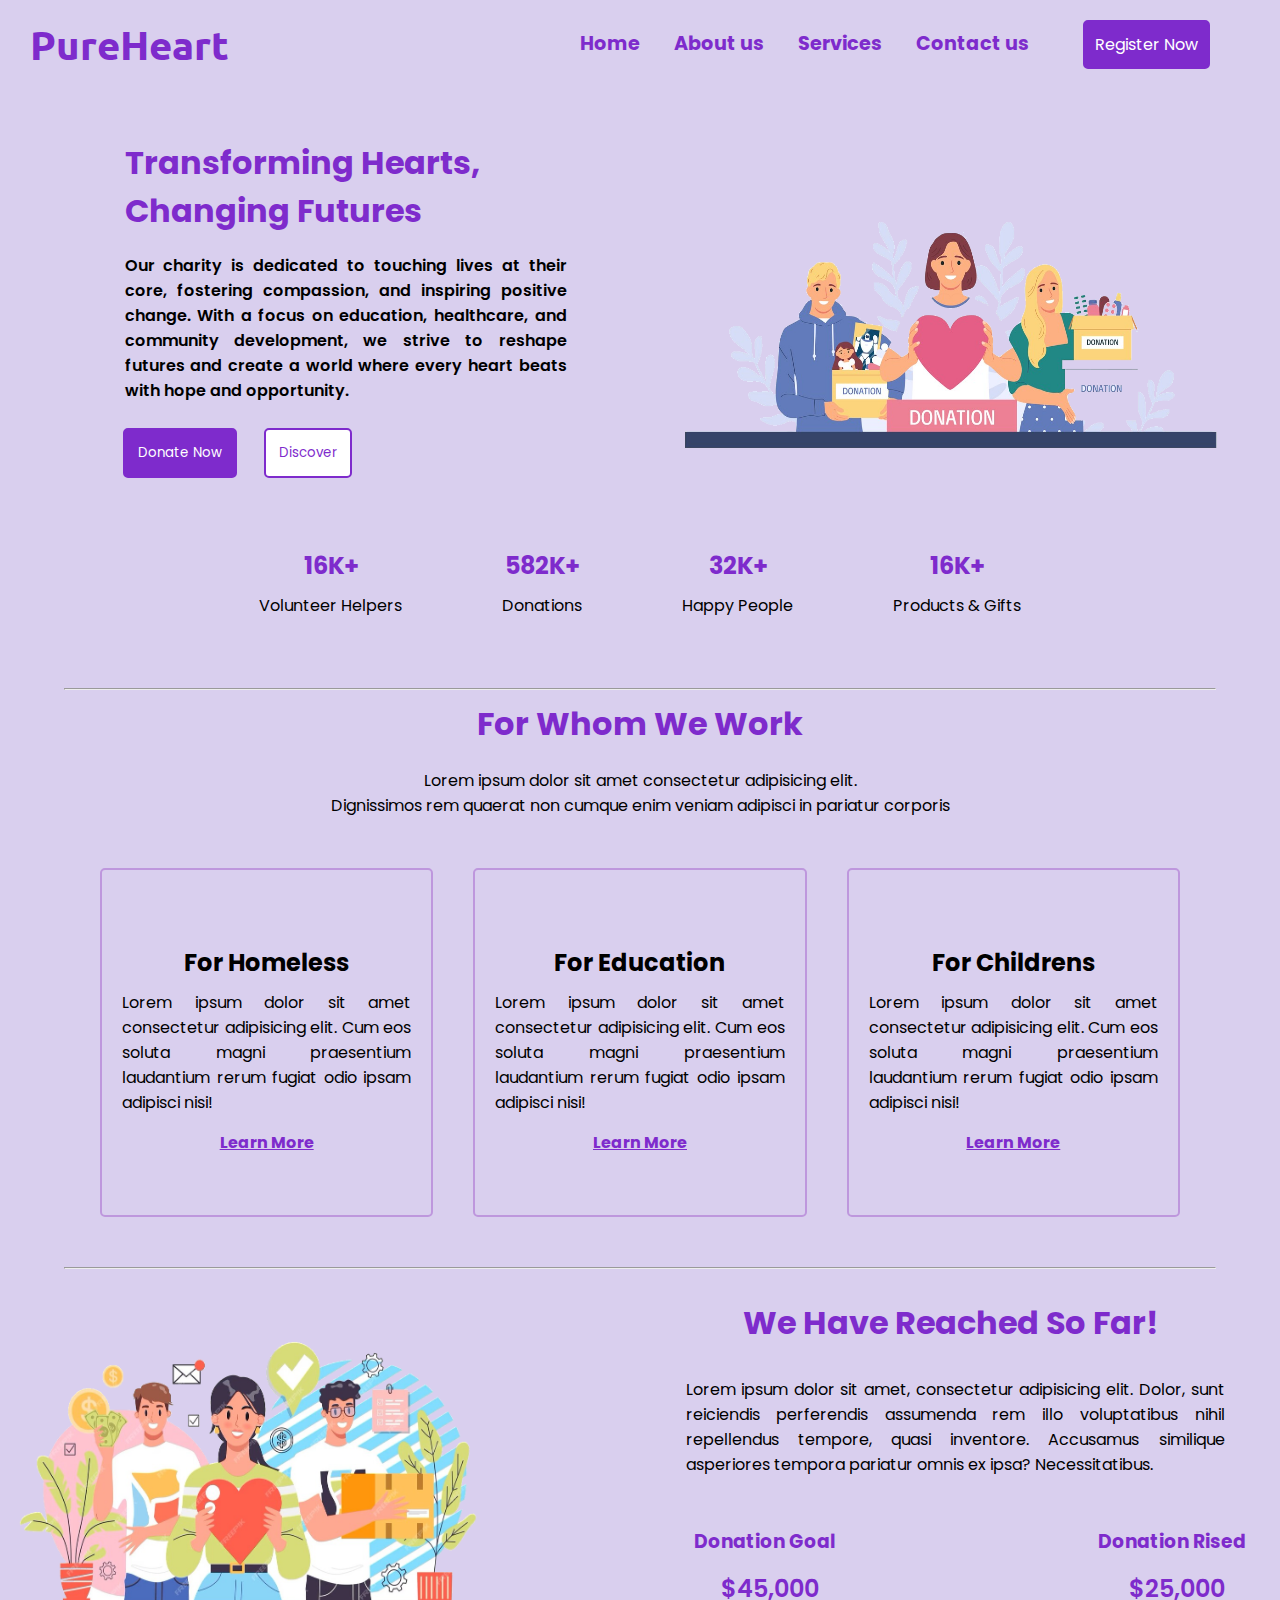
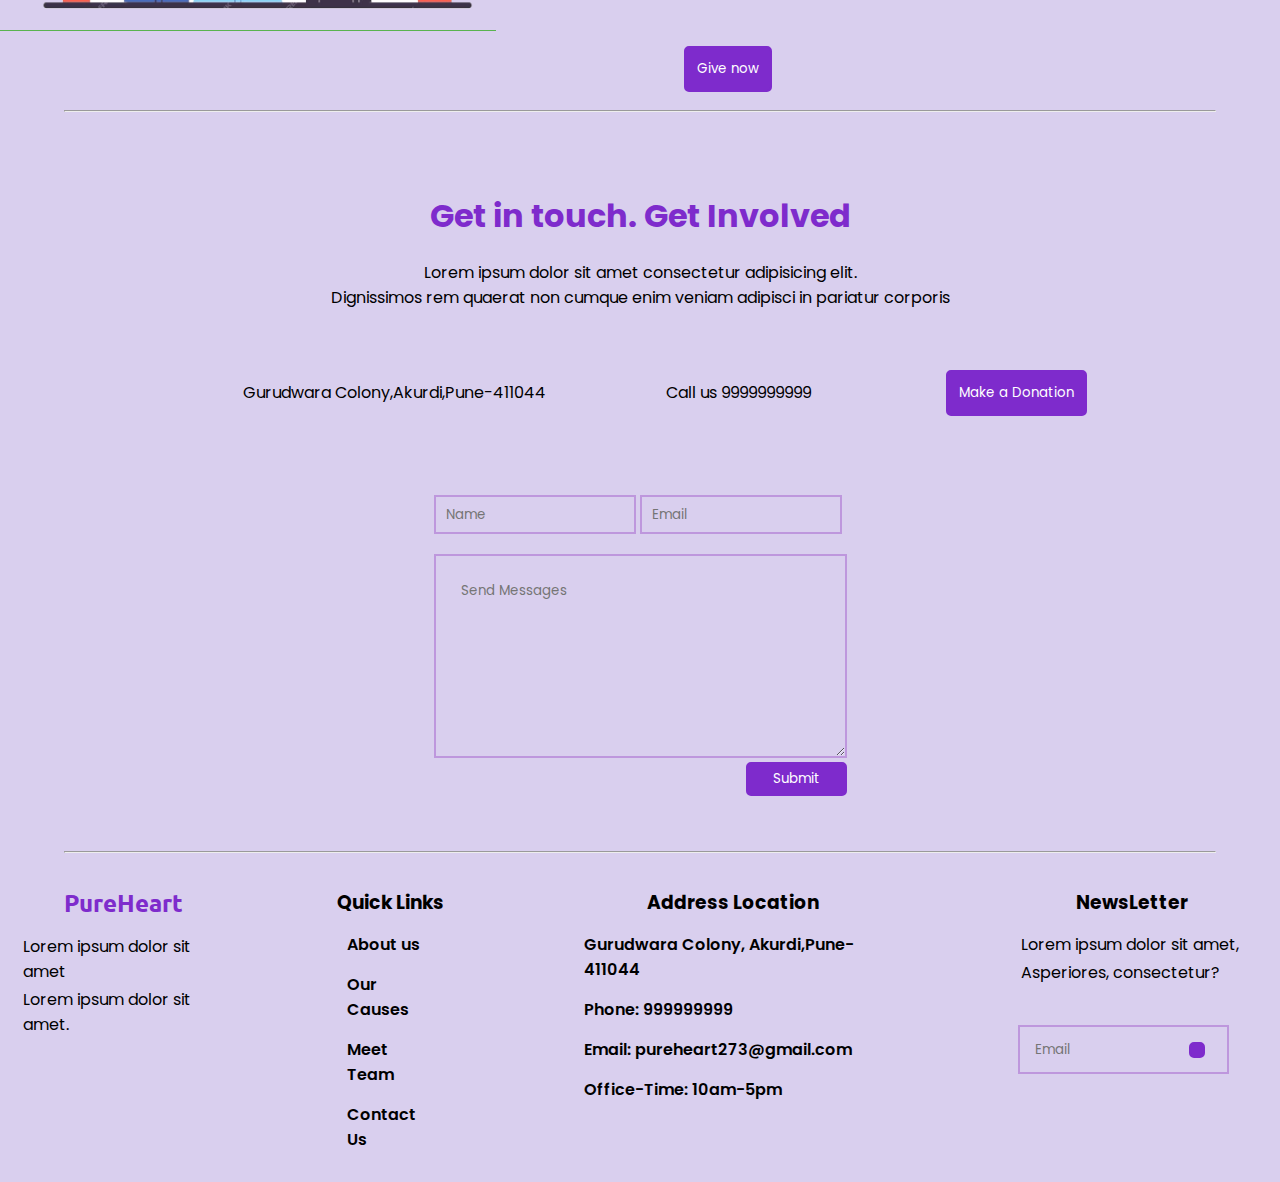
<file: Task 1-Landing Page/index.html>
<!DOCTYPE html>
<html lang="en">
  <head>
    <meta charset="UTF-8" />
    <meta name="viewport" content="width=device-width, initial-scale=1.0" />
    <title>Document</title>
    <link rel="stylesheet" href="styles.css" />
    <link
      rel="stylesheet"
      href="https://cdnjs.cloudflare.com/ajax/libs/font-awesome/6.5.1/css/all.min.css"
      integrity="sha512-DTOQO9RWCH3ppGqcWaEA1BIZOC6xxalwEsw9c2QQeAIftl+Vegovlnee1c9QX4TctnWMn13TZye+giMm8e2LwA=="
      crossorigin="anonymous"
      referrerpolicy="no-referrer"
    />
  </head>
  <body>
    
    <header>
      <nav class="navbar">
        <div class="logo"><i class="fa-regular fa-heart"></i> PureHeart</div>
        <div class="nav-items">
          <a href="#">Home</a>
          <a href="#">About us</a>
          <a href="#">Services</a>
          <a href="#">Contact us</a>
          <button class="nav-btn">Register Now</button>
        </div>
      </nav>
    </header>
  

    <main>
      <!-- div for hero section -->
      <div class="heroContainer">
        <div class="hero-para">
          <h1>Transforming Hearts, <br />Changing Futures</h1>
          <br />
          <p>
            Our charity is dedicated to touching lives at their core, fostering
            compassion, and inspiring positive change. With a focus on
            education, healthcare, and community development, we strive to
            reshape futures and create a world where every heart beats with hope
            and opportunity.
          </p>
          <button class="btn-donate">Donate Now</button>
          <button class="btn-discover">Discover</button>
        </div>
        <div class="hero-img">
          <img src="charity 23.jpg" alt="charity 1" height="300px"
          width="550px" />
        </div>
      </div>

      <div class="hero-contribution">
        <div class="cont1">
          <h2>16K+</h2>
          <p>Volunteer Helpers</p>
        </div>

        <div class="cont1">
          <h2>582K+</h2>
          <p>Donations</p>
        </div>

        <div class="cont1">
          <h2>32K+</h2>
          <p>Happy People</p>
        </div>

        <div class="cont1">
          <h2>16K+</h2>
          <p>Products & Gifts</p>
        </div>
      </div>
      <hr>
      
      <!-- for features -->

      <div class="cardContainer">
        <!-- for para element -->
        <div class="card-para">
          <h1>For Whom We Work</h1>
          <p>
            Lorem ipsum dolor sit amet consectetur adipisicing elit.
            <br />Dignissimos rem quaerat non cumque enim veniam adipisci in
            pariatur corporis
          </p>
        </div>

        <!-- for cards -->
        <div class="cards">
          <div class="cards1">
            <div class="home-icon">
              <i class="fa-solid fa-hands-holding-circle"></i>
            </div>
            <div class="home-para">
              <h2>For Homeless</h2>
              <p>
                Lorem ipsum dolor sit amet consectetur adipisicing elit. Cum eos
                soluta magni praesentium laudantium rerum fugiat odio ipsam
                adipisci nisi!
              </p>
            </div>

            <div class="card-link">
              <a href="#">Learn More</a>
            </div>
          </div>
          <div class="cards1">
            <div class="home-icon"><i class="fa-solid fa-book-open"></i></div>
            <div class="home-para">
              <h2>For Education</h2>
              <p>
                Lorem ipsum dolor sit amet consectetur adipisicing elit. Cum eos
                soluta magni praesentium laudantium rerum fugiat odio ipsam
                adipisci nisi!
              </p>
            </div>

            <div class="card-link">
              <a href="#">Learn More</a>
            </div>
          </div>
          <div class="cards1">
            <div class="home-icon"><i class="fa-solid fa-children"></i></div>
            <div class="home-para">
              <h2>For Childrens</h2>
              <p>
                Lorem ipsum dolor sit amet consectetur adipisicing elit. Cum eos
                soluta magni praesentium laudantium rerum fugiat odio ipsam
                adipisci nisi!
              </p>
            </div>

            <div class="card-link">
              <a href="#">Learn More</a>
            </div>
          </div>
        </div>
      </div>
        <hr>


      <!-- for goal container -->
      <div class="goal-container">
        <div class="goal-img">
          <img
            src="charity 5.jpg"
            alt="charity 5"
            height="300px"
            width="500px"
          />
        </div>
        <div class="goal-div-2">
          <div class="goal-para">
            <h1>We Have Reached So Far!</h1>
            <p>
              Lorem ipsum dolor sit amet, consectetur adipisicing elit. Dolor,
              sunt reiciendis perferendis assumenda rem illo voluptatibus nihil
              repellendus tempore, quasi inventore. Accusamus similique
              asperiores tempora pariatur omnis ex ipsa? Necessitatibus.
            </p>

            <div class="donation">
              <div class="goal-donate">
                <h3>Donation Goal</h3>
                <p>$45,000</p>
              </div>

              <div class="goal-donate">
                <h3>Donation Rised</h3>
                <p>$25,000</p>
              </div>
            </div>
          </div>
          <button class="btn-donate-2">Give now</button>
        </div>
      </div>
      <br>
        <hr>


      <!-- for para element -->
      <div class="card-para-2">
        <h1>Get in touch. Get Involved</h1>
        <p>
          Lorem ipsum dolor sit amet consectetur adipisicing elit.
          <br />Dignissimos rem quaerat non cumque enim veniam adipisci in
          pariatur corporis
        </p>
      </div>

      <div class="contactContainer">
        <div class="address">
          <i class="fa-solid fa-location-dot"></i> Gurudwara
          Colony,Akurdi,Pune-411044
        </div>

        <div class="contact">
          <i class="fa-solid fa-phone"></i> Call us 9999999999
        </div>

        <div>
          <button class="btn-donate-3">Make a Donation</button>
        </div>
      </div>

      <div class="formContainer">
        <div>
          <div class="formtxt">
            <input type="text" placeholder="Name" />
            <input type="email" placeholder="Email" />
          </div>

          <div class="txt-msg">
            <textarea
              name=""
              id=""
              cols="43"
              rows="10"
              placeholder="Send Messages"
            ></textarea>
          </div>

          <button class="btn-submit">Submit</button>

        </div>
      </div>
    </main>
    
    <hr>

    <footer>
      <div class="comp-name">
        <h2>PureHeart</h2>
        <div class="comp-cont">Lorem ipsum dolor sit amet</div>
        <div class="comp-cont">Lorem ipsum dolor sit amet.</div>

        <div class="social">
          <i class="fa-brands fa-square-instagram"></i>
          <i class="fa-brands fa-facebook"></i>
          <i class="fa-brands fa-twitter"></i>
        </div>
      </div>

      <div class="quick-links">
        <h3>Quick Links</h3>
        <ul>
          <li>About us</li>
          <li>Our Causes</li>
          <li>Meet Team</li>
          <li>Contact Us</li>
        </ul>
      </div>

      <div class="quick-links">
        <h3>Address Location</h3>
          <ul>
            <li>Gurudwara Colony, Akurdi,Pune-411044 </li> 
           <li> Phone: 999999999</li> 
           <li> Email: pureheart273@gmail.com </li> 
           <li>Office-Time: 10am-5pm</li>
          </ul>
      </div>

      <div class="newsletter">
        <h3> NewsLetter</h3>

        <div class="comp-cont">Lorem ipsum dolor sit amet,</div>
        <div class="comp-cont"> Asperiores, consectetur?</div>

        <div class="email-last">
          <input  type="email" placeholder="Email"  />
          <button><i class="fa-solid fa-paper-plane email-icon "></i></button>
        </div>
      </div>

    </div>

    </footer>
  </body>
</html>
</file>
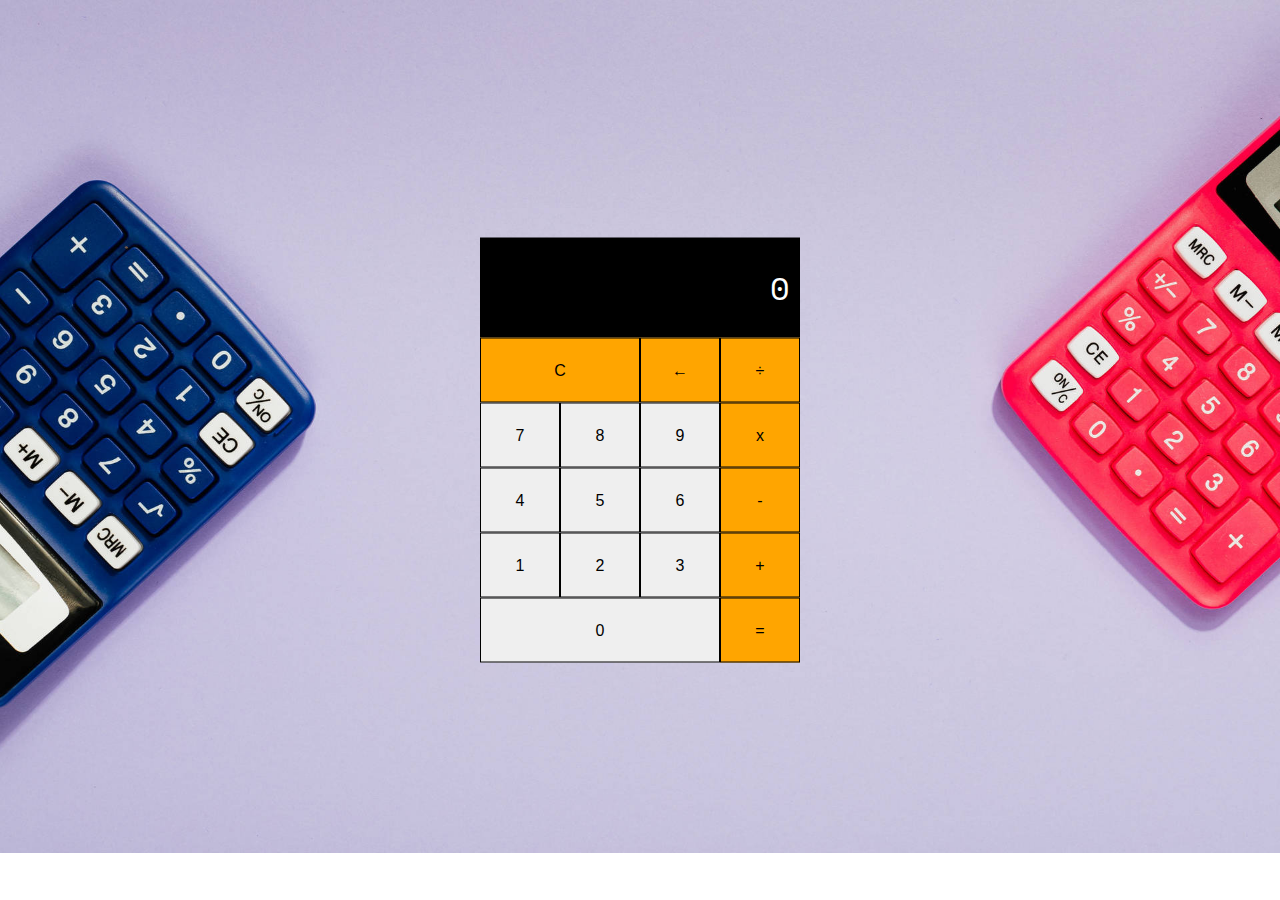
<file: Task3-Calculator/index.html>
<!doctype html>
<html>
    <head>
        <meta charset="utf-8">
        <meta http-equiv="x-ua-compatible" content="ie=edge">
        <title>A Simple Calculator</title>
        <link rel="stylesheet" href="style.css">
                
    </head>
    <body>
        <img src="calculator.jpg" alt="calculator img">

        <div class="container">
            <div class="calculator">

                <input type="text" class="calc-numbers" value="0">

                <div class="calculator-buttons">
                    <button class="btn is-clear span-2 orange operator">C</button>
                    <button class="btn orange operator">&larr;</button>
                    <button class="btn orange operator">&divide;</button>
                    <button class="btn">7</button>
                    <button class="btn">8</button>
                    <button class="btn">9</button>
                    <button class="btn orange operator">x</button>
                    <button class="btn">4</button>
                    <button class="btn">5</button>
                    <button class="btn">6</button>
                    <button class="btn orange">-</button>
                    <button class="btn">1</button>
                    <button class="btn">2</button>
                    <button class="btn">3</button>
                    <button class="btn orange operator">+</button>
                    <button class="btn span-3">0</button>
                    <button class="btn orange operator">=</button>
                    
                </div>

            </div>

        </div>
        
      <script src="index.js"></script>
    </body>
</html>
</file>
<file: Task 1-Landing Page/styles.css>
@import url("https://fonts.googleapis.com/css2?family=Ubuntu:wght@300&display=swap");
@import url("https://fonts.googleapis.com/css2?family=Poppins:wght@300&display=swap");
* {
  margin: 0px;
  padding: 0px;
  box-sizing: border-box;
  background-color: #d9cfee;
}

.navbar {
  display: flex;
  justify-content: space-between;
  align-items: center;
}

.logo {
  font-size: 2.5rem;
  color: rgb(126, 43, 204);
  font-family: "Ubuntu", sans-serif;
  font-weight: bold;
  margin-left: 30px;
}
.fa-heart {
  background: none;
}

.nav-items {
  margin-right: 50px;
  padding: 20px;
}

.nav-items a {
  font-family: "Poppins", sans-serif;
  text-decoration: dashed;
  font-weight: bold;
  font-size: 1.2rem;
  margin: 15px;
  color: rgb(126, 43, 204);
}

.nav-items a:hover {
  color: black;
}

.nav-btn {
  padding: 10px;
  border-radius: 5px;
  font-size: 1rem;
  cursor: pointer;
  margin-left: 35px;
  background-color: rgb(126, 43, 204);
  color: white;
  border: rgb(126, 43, 204) 2px solid;
  font-family: "Poppins", sans-serif;
}

.nav-btn:hover {
  color: rgb(126, 43, 204);
  background-color: white;
  border: rgb(126, 43, 204) 2px solid;
}

.heroContainer {
  display: flex;
  justify-content: space-around;
  align-items: center;
  margin-top: 50px;
}

.hero-para {
  padding: px;
  width: 40%;
}

hr {
  width: 90%;
  margin: 0 auto;
}

.hero-para h1 {
  padding-left: 70px;
  color: rgb(126, 43, 204);
  font-family: "Poppins", sans-serif;
  font-weight: bolder;
}

.hero-para p {
  padding-left: 70px;
  text-align: justify;
  font-family: "Poppins", sans-serif;
  font-weight: 550;
}

.btn-donate {
  background-color: rgb(126, 43, 204);
  color: white;
  border: rgb(126, 43, 204) 2px solid;
  padding: 13px;
  margin-top: 25px;
  margin-left: 4.3rem;
  border-radius: 5px;
  cursor: pointer;
  font-family: "Poppins", sans-serif;
}

.btn-discover {
  background-color: rgb(255, 255, 255);
  color: rgb(126, 43, 204);
  border: rgb(126, 43, 204) 2px solid;
  padding: 13px;
  margin-left: 23px;
  border-radius: 5px;
  cursor: pointer;
  font-family: "Poppins", sans-serif;
}

.btn-donate:hover {
  color: rgb(126, 43, 204);
  background-color: white;
  border: rgb(126, 43, 204) 2px solid;
}

.btn-discover:hover {
  color: white;
  background-color: rgb(126, 43, 204);
  border: rgb(126, 43, 204) 2px solid;
}

.hero-contribution {
  display: flex;
  margin: 30px;
  justify-content: center;
  align-items: center;
  padding: 40px;
}

.hero-contribution h2 {
  color: rgb(126, 43, 204);
  margin-bottom: 10px;
  font-family: "Poppins", sans-serif;
  font-weight: bolder;
}

.cont1 {
  padding: 0px 50px;
  text-align: center;
}

.cont1 p {
  font-family: "Poppins", sans-serif;
}

.card-para {
  margin-top: 10px;
}

.card-para h1 {
  text-align: center;
  color: rgb(126, 43, 204);
  margin-bottom: 20px;
  font-family: "Poppins", sans-serif;
}

.card-para p {
  text-align: center;
  font-family: "Poppins", sans-serif;
}

.cards {
  display: flex;
  padding: 30px 80px;
}
.cards1 {
  border: 2px solid #be97dd;
  text-align: center;
  padding: 60px 20px;
  margin: 20px;
  border-radius: 5px;
}

.home-icon {
  margin: 15px;
}

.home-para h2 {
  margin-bottom: 10px;
  font-family: "Poppins", sans-serif;
}

.home-para {
  margin-bottom: 15px;
}

.home-para p {
  text-align: justify;
  font-family: "Poppins", sans-serif;
}

.card-link a {
  margin-top: 20px;
  font-family: "Poppins", sans-serif;
  color: rgb(126, 43, 204);
  font-weight: bold;
}

.card-link a:hover {
  color: black;
}

.fa-solid {
  font-size: 28px;
}

.goal-container {
  display: flex;
  gap: 30px;
  justify-content: center;
  align-items: center;
  margin-top: 30px;
}

.goal-para h1 {
  text-align: center;
  color: rgb(126, 43, 204);
  font-family: "Poppins", sans-serif;
}

.goal-para p {
  text-align: justify;
  margin: 30px 150px 0px 160px;
  font-family: "Poppins", sans-serif;
}

.goal-img {
  padding-left: 90px;
  margin-bottom: 25px;
}

.donation {
  display: flex;
  margin-top: 50px;
  margin-left: 35px;
}

.goal-donate {
  text-align: center;
}

.goal-donate h3 {
  color: rgb(126, 43, 204);
  font-family: "Poppins", sans-serif;
}

.goal-donate p {
  margin-top: 15px;
  color: rgb(126, 43, 204);
  font-size: 1.5rem;
  font-weight: 600;
  font-family: "Poppins", sans-serif;
}

.btn-donate-2 {
  background-color: rgb(126, 43, 204);
  color: white;
  border: rgb(126, 43, 204) 2px solid;
  padding: 11px;
  margin-top: 40px;
  margin-left: 158px;
  border-radius: 5px;
  cursor: pointer;
  font-family: "Poppins", sans-serif;
}

.btn-donate-2:hover {
  color: rgb(126, 43, 204);
  background-color: white;
  border: rgb(126, 43, 204) 2px solid;
}

.card-para-2 {
  margin-top: 80px;
}
.card-para-2 h1 {
  text-align: center;
  color: rgb(126, 43, 204);
  margin-bottom: 20px;
  font-family: "Poppins", sans-serif;
}

.card-para-2 p {
  text-align: center;
  font-family: "Poppins", sans-serif;
}

.contactContainer {
  display: flex;
  justify-content: center;
  align-items: center;
}

.address {
  display: flex;
  align-items: center;
  padding: 30px;
  font-family: "Poppins", sans-serif;
}

.contact {
  display: flex;
  align-items: center;
  margin: 40px;
  padding: 30px;
  font-family: "Poppins", sans-serif;
}

.btn-donate-3 {
  background-color: rgb(126, 43, 204);
  color: white;
  border: rgb(126, 43, 204) 2px solid;
  padding: 11px;
  margin-left: 65px;
  border-radius: 5px;
  cursor: pointer;
  font-family: "Poppins", sans-serif;
}

.btn-donate-3:hover {
  color: rgb(126, 43, 204);
  background-color: white;
  border: rgb(126, 43, 204) 2px solid;
}

.address i,
.contact i {
  margin: 0px 10px;
}

.formContainer {
  display: flex;
  justify-content: center;
  align-items: center;
  flex-direction: column;
  margin-bottom: 55px;
}

.formtxt {
  margin: 20px auto;
}

.txt-msg {
  margin: 0px auto;
}

.formtxt input {
  padding: 10px;
  border: none;
  width: 49%;
  border: 2px solid #be97dd;
}

.formtxt input::placeholder {
  font-family: "Poppins", sans-serif;
}

.txt-msg textarea {
  padding: 25px;
  border: none;
  border: 2px solid #be97dd;
}

.txt-msg textarea::placeholder {
  font-family: "Poppins", sans-serif;
}

.btn-submit {
  background-color: rgb(126, 43, 204);
  color: white;
  border: rgb(126, 43, 204) 2px solid;
  padding: 5px 25px;
  margin-left: auto;
  border-radius: 5px;
  cursor: pointer;
  display: block;
  font-family: "Poppins", sans-serif;
}

.btn-submit:hover {
  color: rgb(126, 43, 204);
  background-color: white;
  border: rgb(126, 43, 204) 2px solid;
}

footer {
  display: flex;
  gap: 90px;
  margin: 20px;
  justify-content: center;
  margin-bottom: 0;
}

.quick-links li {
  list-style: none;
  margin: 15px;
  font-family: "Poppins", sans-serif;
  font-weight: 550;
}

.address-final li {
  list-style: none;
  font-weight: bolder;
}

.social {
  text-align: center;
  margin-top: 30px;
  font-size: 20px;
}

.fa-brands {
  margin: 5px;
}

.quick-links {
  padding: 15px;
}

.quick-links h3 {
  text-align: center;
  font-family: "Poppins", sans-serif;
}

.comp-name {
  margin-top: 14px;
}
.comp-name h2 {
  text-align: center;
  margin-bottom: 15px;
  font-family: "Ubuntu", sans-serif;
  color: rgb(126, 43, 204);
}

.comp-cont {
  margin: 3px;
  font-family: "Poppins", sans-serif;
}

.newsletter {
  padding: 15px;
}

.newsletter h3 {
  text-align: center;
  margin-bottom: 15px;
  font-family: "Poppins", sans-serif;
}

.email-last {
  display: flex;
  align-items: center;
  margin-top: 40px;
}

.email-last input {
  padding: 15px;
  border: none;
  border: 2px solid #be97dd;
}

.email-last input::placeholder {
  font-family: "Poppins", sans-serif;
}

.email-last button {
  position: relative;
  top: 0px;
  right: 40px;
  padding: 6px;
  background-color: rgb(126, 43, 204);
  color: white;
  border: rgb(126, 43, 204) 2px solid;
  border-radius: 5px;
  cursor: pointer;
}

.email-last button:hover {
  color: rgb(126, 43, 204);
  background-color: white;
  border: rgb(126, 43, 204) 2px solid;
}
.email-icon {
  font-size: 19px;
  background: none;
}
</file>
<file: Task3-Calculator/style.css>
@import url('https://fonts.googleapis.com/css?family=Space+Mono');

/* quick reset so all our padding is the right size */
* {
  box-sizing: border-box;
  padding: 0px;
  margin: 0;
  
}

body img{
    height: 100%;
    width: 100%;
}
.calculator{
    max-width:320px;
    position: absolute;
    top: 50%;
    left: 50%;
    transform: translate(-50%, -50%);
}
.calculator-buttons{
    display:grid;
    grid-template-columns: repeat(4,1fr);
    border:0;
}
.calc-numbers{
    font-family: 'Space Mono', serif;
    background: black;
    color: white;
    font-size: 2em;
    border:0;
    padding: 0.3em;
    text-align: right;
    width: 100%;
    height: 100px;
}
.span-2{
    grid-column: span 2;
}
.span-3{
    grid-column: span 3;
}
.btn{
    font-size:1em;
    height: 65px;
    border:1px solid black;
}
.btn:hover{
    background: #fff;
}
.orange{
    background-color:orange;
}
</file>
